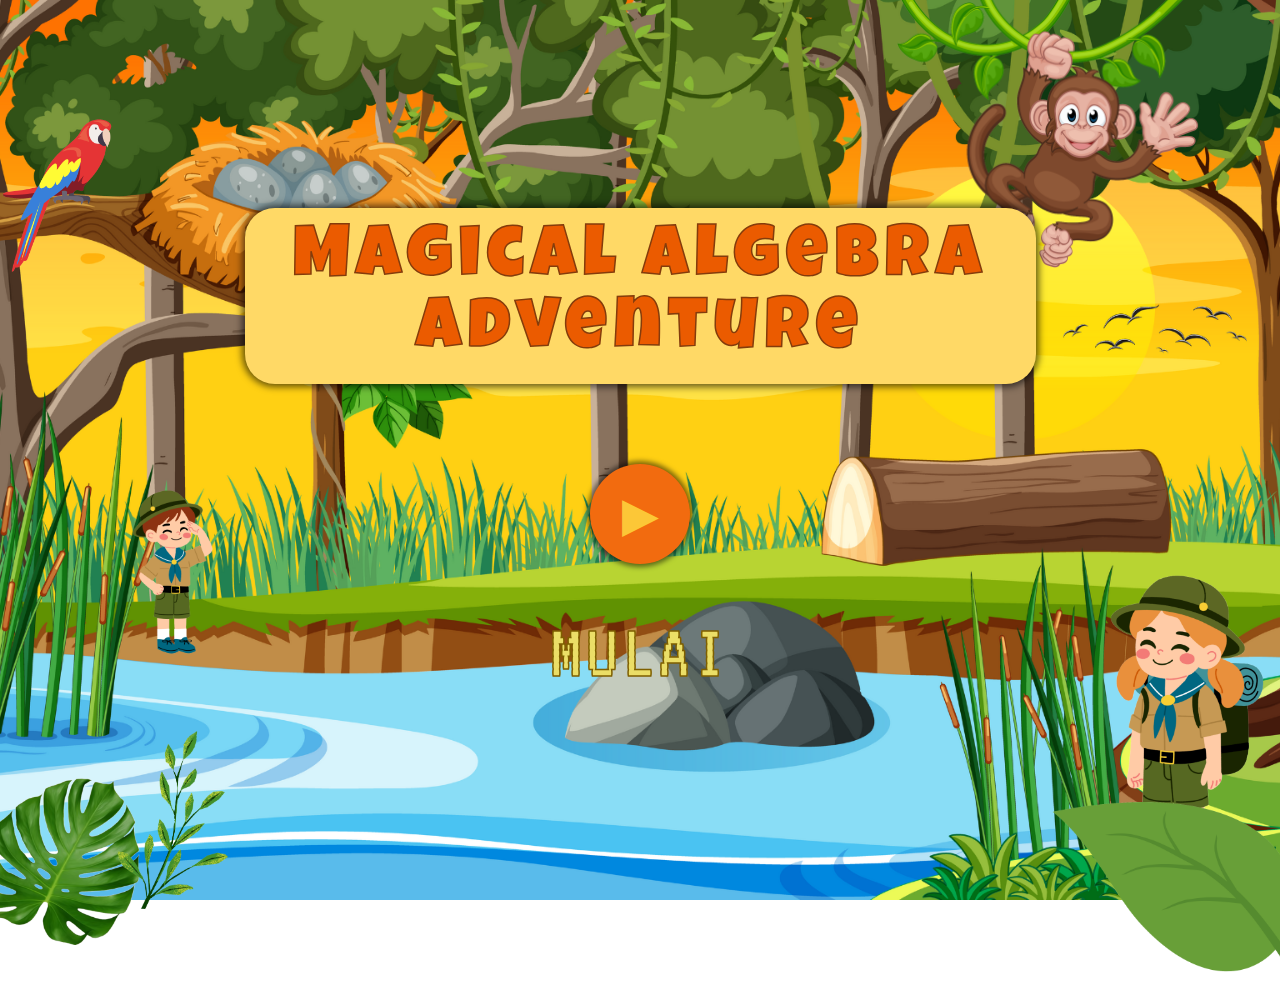
<file: index.html>
<!DOCTYPE html>
<html lang="en">
  <head>
    <meta charset="UTF-8" />
    <meta name="viewport" content="width=device-width, initial-scale=1.0" />
    <link rel="stylesheet" href="css/fontface.css" />
    <link rel="stylesheet" href="css/style.css" as="style" />
    <title>Magical Algebra Adventure</title>
  </head>
  <body>
    <!-------- Main Content -------->

    <div class="content">
      <h1>
        Magical Algebra <br />
        Adventure
      </h1>

      <button onclick="clickButton()" href="#" class="play-button">
        <span class="play-icon">&#9654;</span>
      </button>

      <p>Mulai</p>
    </div>

    <!------- Animation Assets ------->
    <img
      src="assets/hormatKanan.png"
      alt="Laki-Laki Hormat"
      class="boy-main animation-asset"
    />
    <img
      src="assets/3.png"
      alt="Perempuan Ransel"
      class="girl-main animation-asset"
    />
    <img src="assets/beo.png" alt="Burung Beo" class="parrot animation-asset" />
    <img
      src="assets/monyet2.png"
      alt="Monyet"
      class="monyet2 animation-asset"
    />
    <img src="assets/daun-1.png" alt="Daun" class="daun1 animation-asset" />
    <img src="assets/daun-3.png" alt="Daun" class="daun3 animation-asset" />
    <img src="assets/daun5.png" alt="Daun" class="daun5 animation-asset" />

    <!------- Audio ------->

    <audio id="btnSound">
      <source src="audio/506053__mellau__button-click-2.wav" type="audio/mp3" />
    </audio>

    <audio id="bgMusic" autoplay loop>
      <source
        src="audio/Title Theme - Cooking Mama Soundtrack.mp3"
        type="audio/mp3"
      />
      Your browser does not support the audio element.
    </audio>

    <!------- JavaScript ------->

    <script>
      function clickButton() {
        var audio = document.getElementById("btnSound");
        audio.play();

        setTimeout(function () {
          window.location.href = "map.html";
        }, 1000);
      }

      // document.addEventListener("keydown", function (event) {
      //   if (event.code === "Space") {
      //     let bgMusic = new Audio(
      //       "audio/Title Theme - Cooking Mama Soundtrack.mp3"
      //     );
      //     bgMusic.play();
      //   }
      // });
    </script>
  </body>
</html>
</file>
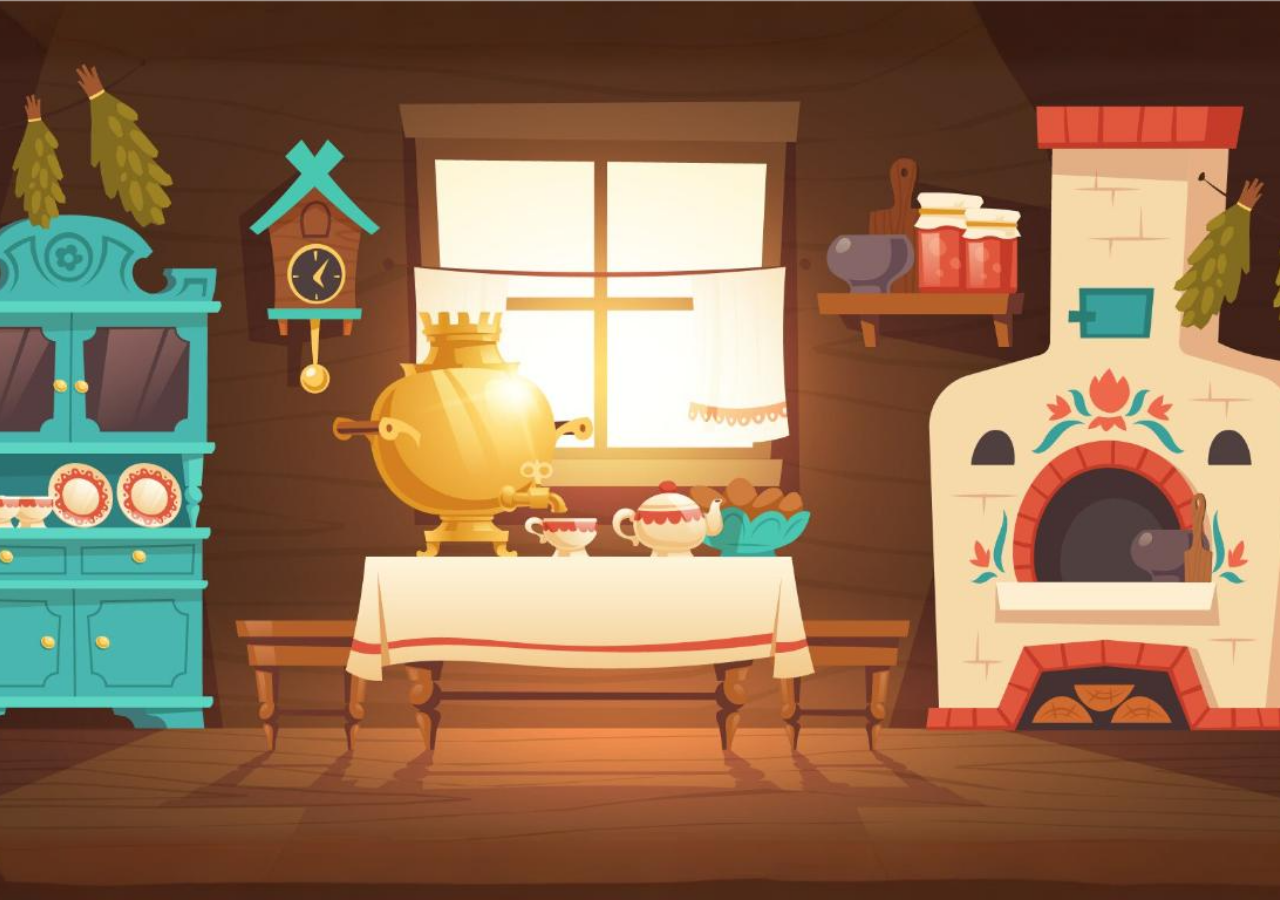
<file: end.html>
<!DOCTYPE html>
<html lang="en">
  <head>
    <meta charset="UTF-8" />
    <meta name="viewport" content="width=device-width, initial-scale=1.0" />
    <link rel="stylesheet" href="css/fontface.css" />
    <link rel="stylesheet" href="css/end.css" />
    <title>Magical Algebra Adventure</title>
  </head>
  <body>
    <div class="container">
      <p>Horee!! Selamat kamu berhasil menyelesaikan game ini&#9786;</p>
      <button onclick="clickButton()" class="keluar">Keluar</button>
    </div>

    <img src="assets/7.png" alt="Boy" class="boy" />
    <img src="assets/3.png" alt="Girl" class="girl" />

    <audio id="bgMusic" autoplay loop>
      <source
        src="audio/Result - Cooking Mama Soundtrack.mp3"
        type="audio/mp3"
      />
      Your browser does not support the audio element.
    </audio>

    <!-- <script src="javascript/end.js"></script> -->
    <script>
      function clickButton() {
        let btnSound = new Audio("audio/506053__mellau__button-click-2.wav");
        btnSound.play();

        setTimeout(function () {
          window.location.href = "index.html";
        }, 1000);
      }
    </script>
  </body>
</html>
</file>
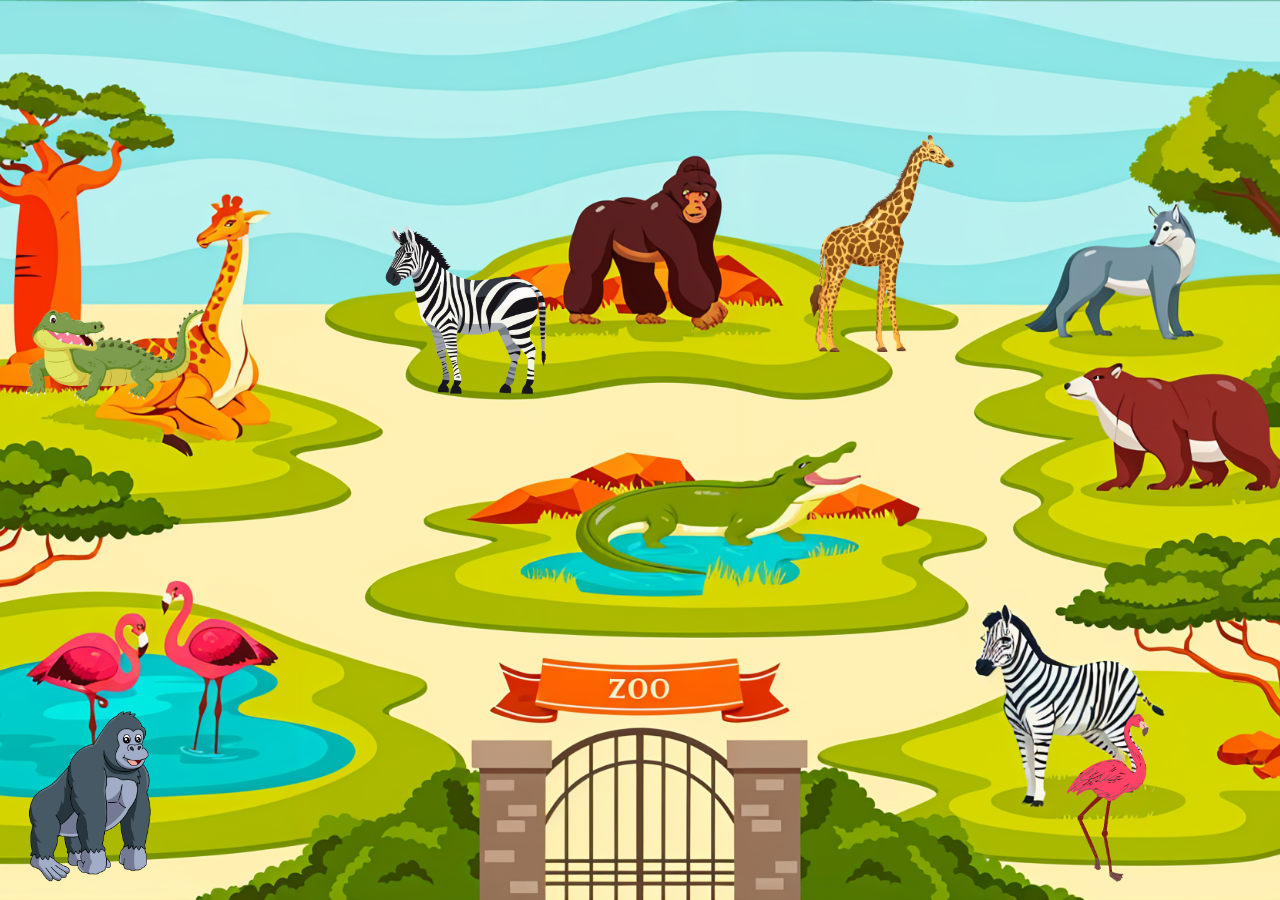
<file: hewan.html>
<!DOCTYPE html>
<html lang="en">
  <head>
    <meta charset="UTF-8" />
    <meta name="viewport" content="width=device-width, initial-scale=1.0" />
    <link rel="stylesheet" href="css/fontface.css" />
    <link rel="stylesheet" href="css/hewan.css" />
    <title>Magical Algebra Adventure</title>
  </head>
  <body>
    <!-------- Main Content -------->

    <div class="petunjuk">
      <img src="assets/3.png" alt="Perempuan" class="girlBiasa" />
      <div class="speech-rectangle">
        Kelompokkan hewan-hewan ke tempat yang sesuai
      </div>
    </div>

    <!-------- Assets -------->

    <img src="assets/jerapah.png" alt="Jerapah" id="jerapah" />
    <img src="assets/gorilla.png" alt="Gorilla" id="gorilla" />
    <img src="assets/zebra.png" alt="Zebra" id="zebra" />
    <img src="assets/buaya.png" alt="Buaya" id="buaya" />
    <img src="assets/flamingo.png" alt="Flamingo" id="flamingo" />

    <button onclick="clickButtonHewan()" class="next">Lanjut</button>

    <!-------- Audio -------->

    <audio id="bgMusic" autoplay loop>
      <source
        src="audio/Let's cook 2 - Cooking Mama Soundtrack.mp3"
        type="audio/mp3"
      />
    </audio>

    <!-- <script src="javascript/hewan.js"></script> -->
    <script src="javascript/dragHewan.js"></script>
    <script>
      function clickButtonHewan() {
        let btnSound = new Audio("audio/506053__mellau__button-click-2.wav");
        let clapSound = new Audio(
          "audio/Children Yay Sound Effect (HD) (mp3cut.net).mp3"
        );
        btnSound.play();
        clapSound.play();

        setTimeout(function () {
          window.location.href = "map3.html";
        }, 1000);
      }
    </script>
  </body>
</html>
</file>
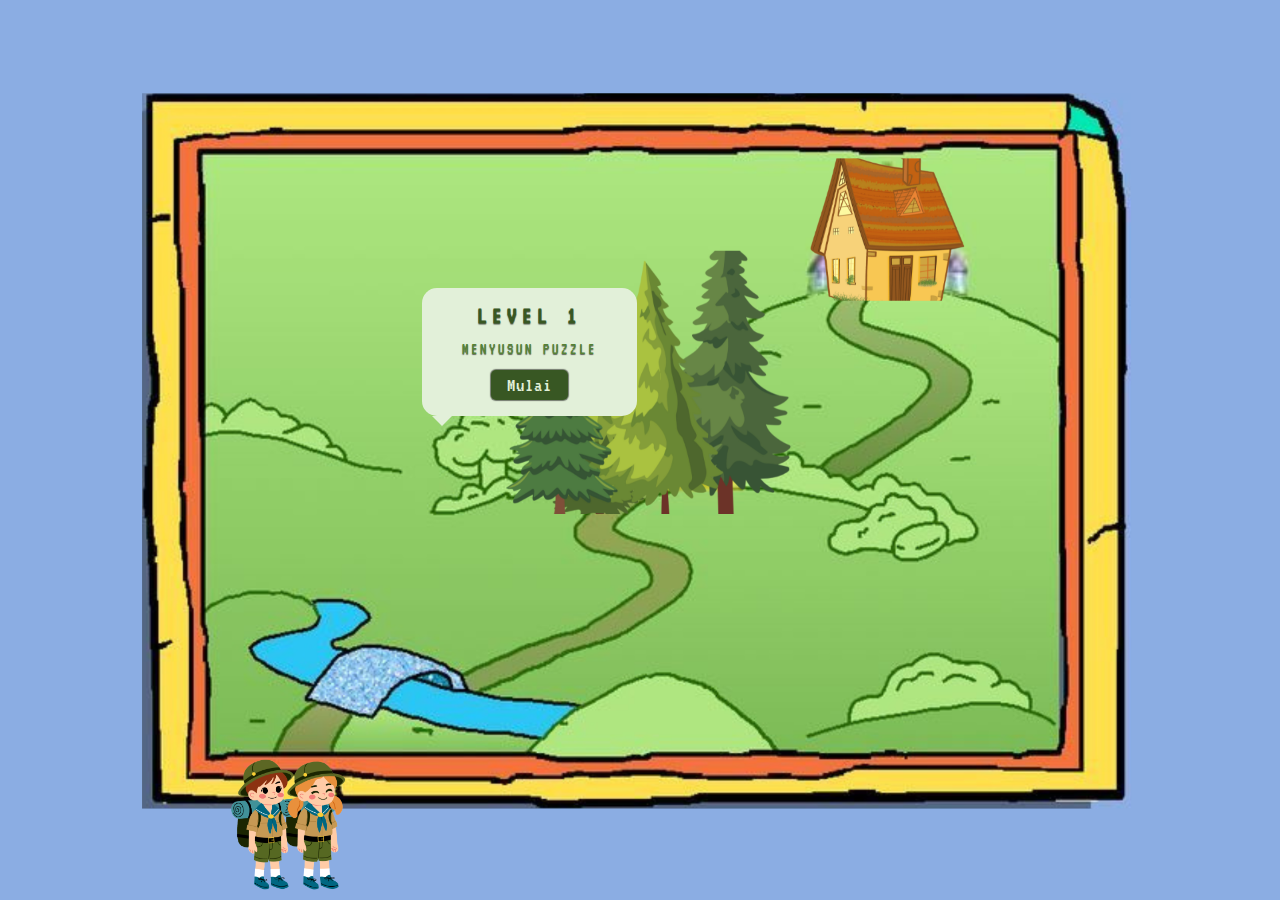
<file: map.html>
<!DOCTYPE html>
<html lang="en">
  <head>
    <meta charset="UTF-8" />
    <meta name="viewport" content="width=device-width, initial-scale=1.0" />
    <link rel="stylesheet" href="css/fontface.css" />
    <link rel="stylesheet" href="css/styleMap.css" />
    <title>Magical Algebra Adventure</title>
  </head>
  <body>
    <!-------- Main Content -------->

    <div class="speech-bubble">
      <h3>Level 1</h3>
      <p>Menyusun Puzzle</p>
      <button onclick="clickButton()" class="mulai">Mulai</button>
    </div>

    <div class="boy-girl">
      <img src="assets/7.png" alt="Boy Ransel" class="boy" />
      <img src="assets/6.png" alt="Girl Ransel" class="girl" />
    </div>

    <audio id="bgMusic" autoplay loop>
      <source src="audio/Menu - Cooking Mama Soundtrack.mp3" type="audio/mp3" />
      Your browser does not support the audio element.
    </audio>

    <!------- JavaScript ------->

    <script>
      // document.addEventListener("keydown", function (event) {
      //   if (event.code === "Space") {
      //     // let bgMusic = new Audio("audio/Menu - Cooking Mama Soundtrack.mp3");
      //     // bgMusic.play();
      //     // var boyGirl = document.querySelector(".boy-girl");
      //     // boyGirl.classList.add("animate-boy-girl");
      //   }
      // });

      function clickButton() {
        let btnSound = new Audio("audio/506053__mellau__button-click-2.wav");
        btnSound.play();

        setTimeout(function () {
          window.location.href = "puzzle.html";
        }, 1000);
      }
    </script>
  </body>
</html>
</file>
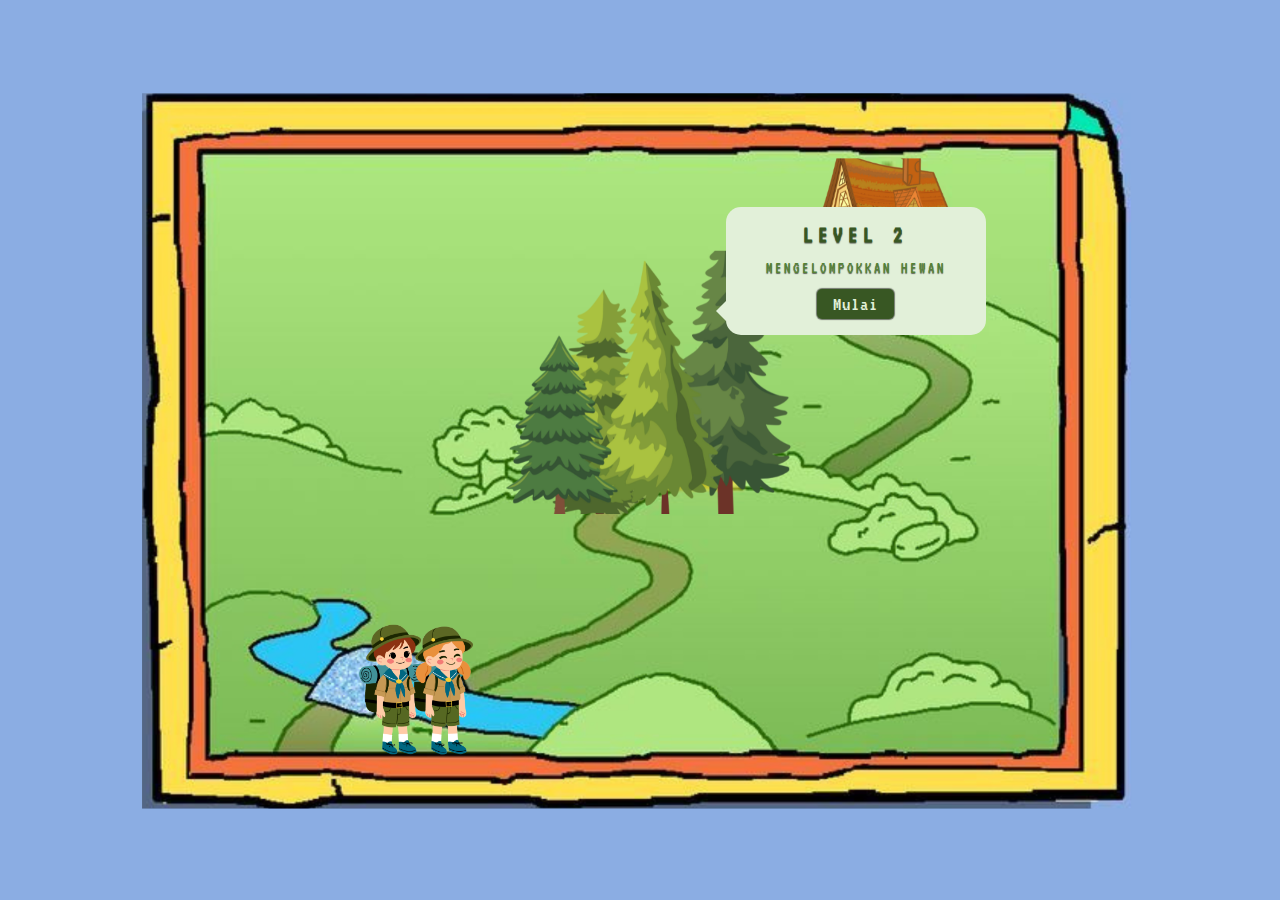
<file: map2.html>
<!DOCTYPE html>
<html lang="en">
  <head>
    <meta charset="UTF-8" />
    <meta name="viewport" content="width=device-width, initial-scale=1.0" />
    <link rel="stylesheet" href="css/fontface.css" />
    <link rel="stylesheet" href="css/styleMap2.css" />
    <title>Magical Algebra Adventure</title>
  </head>
  <body>
    <!-------- Main Content -------->

    <div class="speech-bubble">
      <h3>Level 2</h3>
      <p>Mengelompokkan Hewan</p>
      <button onclick="clickButton()" class="mulai">Mulai</button>
    </div>

    <div class="boy-girl">
      <img src="assets/7.png" alt="Boy Ransel" class="boy" />
      <img src="assets/6.png" alt="Girl Ransel" class="girl" />
    </div>

    <audio id="bgMusic" autoplay loop>
      <source src="audio/Menu - Cooking Mama Soundtrack.mp3" type="audio/mp3" />
      Your browser does not support the audio element.
    </audio>

    <!------- JavaScript ------->

    <script>
      // document.addEventListener("keydown", function (event) {
      //   if (event.code === "Space") {
      //     let bgMusic = new Audio("audio/Menu - Cooking Mama Soundtrack.mp3");
      //     bgMusic.play();

      //     // var boyGirl = document.querySelector(".boy-girl");
      //     // boyGirl.classList.add("animate-boy-girl");
      //   }
      // });

      function clickButton() {
        let btnSound = new Audio("audio/506053__mellau__button-click-2.wav");
        btnSound.play();

        setTimeout(function () {
          window.location.href = "hewan.html";
        }, 1000);
      }
    </script>
  </body>
</html>
</file>
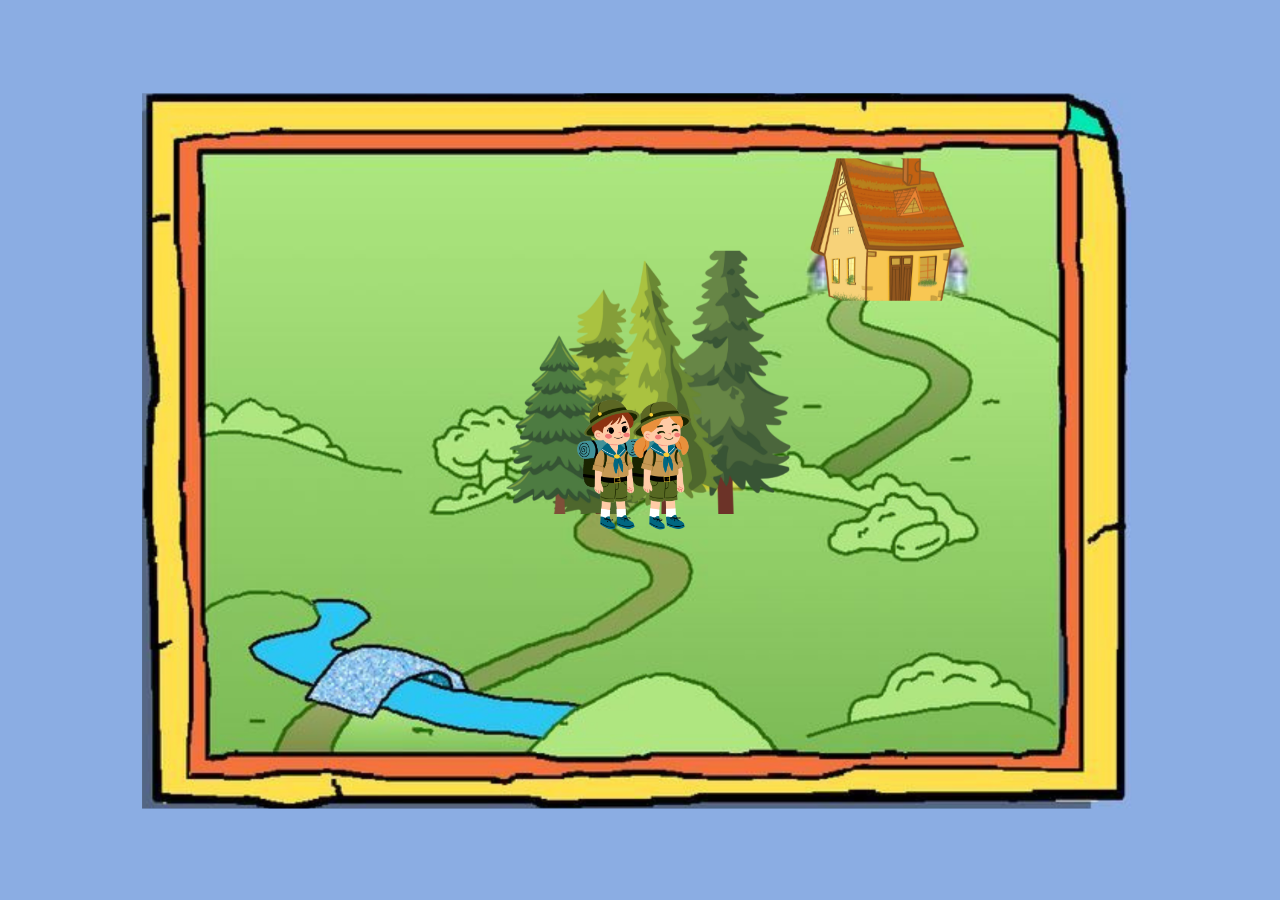
<file: map3.html>
<!DOCTYPE html>
<html lang="en">
  <head>
    <meta charset="UTF-8" />
    <meta name="viewport" content="width=device-width, initial-scale=1.0" />
    <link rel="stylesheet" href="css/fontface.css" />
    <link rel="stylesheet" href="css/styleMap3.css" />
    <title>Magical Algebra Adventure</title>
  </head>
  <body>
    <!-------- Main Content -------->

    <div class="speech-bubble1">
      <p>Horee!! Kamu berhasil sampai rumah</p>
    </div>

    <div class="speech-bubble2">
      <p>Tapi pintunya terkunci &#9785;</p>
    </div>

    <div class="speech-bubble3">
      <p>untuk mendapat kunci kamu harus menyelesaikan kuis</p>
    </div>

    <div class="speech-bubble">
      <p>Apakah kamu siap?</p>
      <button onclick="clickButton()" class="mulai">Mulai</button>
    </div>

    <img src="assets/hormatKanan.png" alt="Laki" class="hormatkanan" />
    <img src="assets/hormatKanan.png" alt="Laki" class="hormatkanan2" />
    <img src="assets/hormatKanan.png" alt="Laki" class="hormatkanan3" />
    <img src="assets/hormatKanan.png" alt="Laki" class="hormatkanan4" />

    <div class="boy-girl">
      <img src="assets/7.png" alt="Boy Ransel" class="boy" />
      <img src="assets/6.png" alt="Girl Ransel" class="girl" />
    </div>

    <audio id="bgMusic" autoplay loop>
      <source src="audio/Menu - Cooking Mama Soundtrack.mp3" type="audio/mp3" />
      Your browser does not support the audio element.
    </audio>

    <!------- JavaScript ------->

    <script>
      // document.addEventListener("keydown", function (event) {
      //   if (event.code === "Space") {
      //     let bgMusic = new Audio("audio/Menu - Cooking Mama Soundtrack.mp3");
      //     bgMusic.play();

      //     var boyGirl = document.querySelector(".boy-girl");
      //     boyGirl.classList.add("animate-boy-girl");
      //   }
      // });

      function clickButton() {
        let btnSound = new Audio("audio/506053__mellau__button-click-2.wav");
        btnSound.play();

        setTimeout(function () {
          window.location.href = "kuis.html";
        }, 1000);
      }
    </script>
  </body>
</html>
</file>
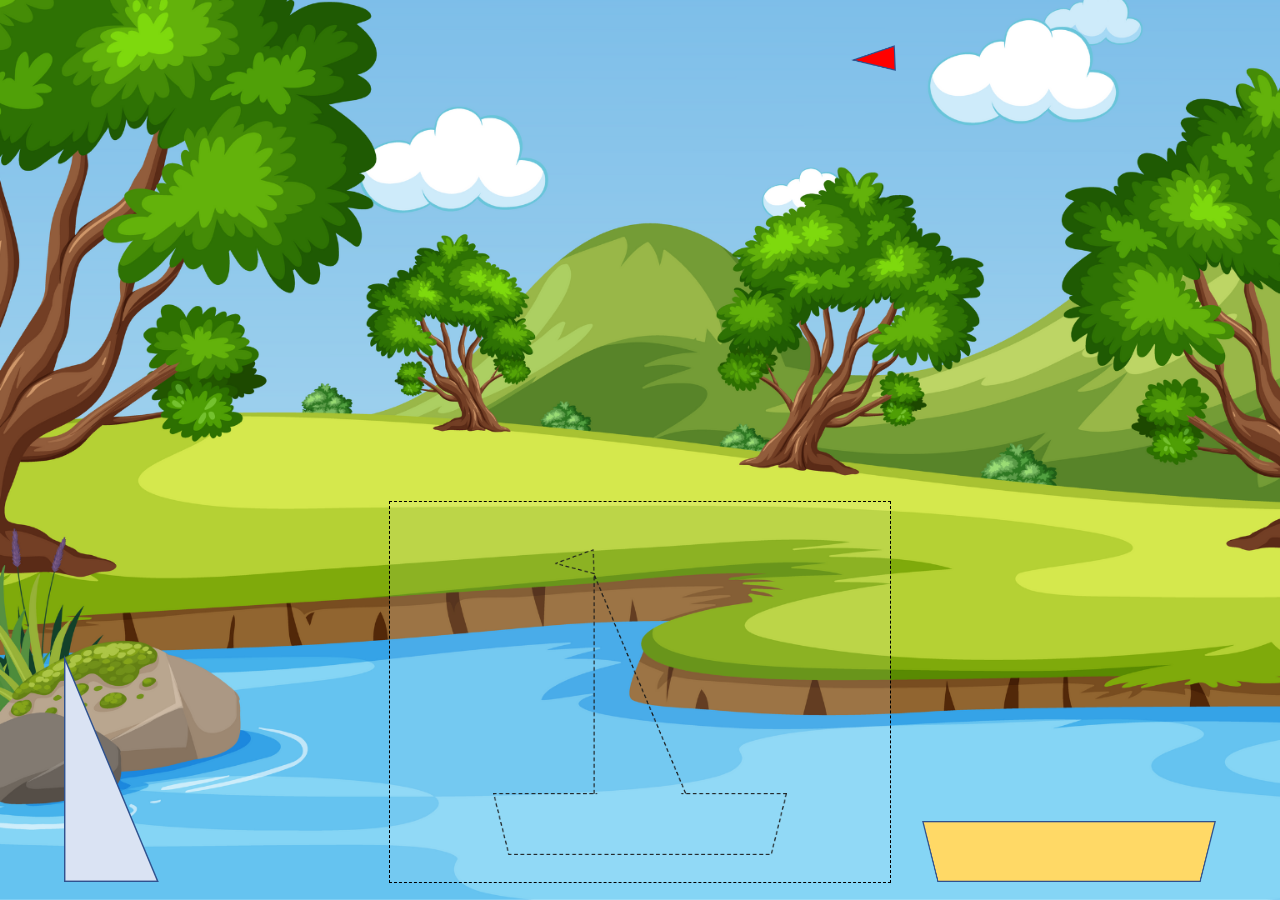
<file: puzzle.html>
<!DOCTYPE html>
<html lang="en">
  <head>
    <meta charset="UTF-8" />
    <meta name="viewport" content="width=device-width, initial-scale=1.0" />
    <link rel="stylesheet" href="css/fontface.css" />
    <link rel="stylesheet" href="css/puzzle.css" />
    <title>Magical Algebra Adventure</title>
  </head>
  <body>
    <!-------- Main Content -------->

    <div class="petunjuk">
      <img src="assets/6.png" alt="Perempuan" class="girlBiasa" />
      <div class="speech-rectangle">
        Susunlah Puzzle ke dalam kotak membentuk perahu
      </div>
    </div>

    <div class="drop-target"></div>

    <img
      src="assets/trapesium.png"
      alt="Trapesium"
      class="trapesium"
      id="trapesium"
    />

    <img
      src="assets/Picture6.png"
      alt="Segitiga Siku"
      class="segitigaSiku"
      id="segitigaSiku"
    />

    <img
      src="assets/segitigakecil.png"
      alt="segitiga Kecil"
      class="segitigaKecil"
      id="segitigaKecil"
    />

    <img src="assets/shadow.png" alt="Bayangan" class="shadow" id="shadow" />

    <button onclick="clickButtonPuzzle()" class="next">Lanjut</button>

    <audio id="bgMusic" autoplay loop>
      <source
        src="audio/Let's cook 1 - Cooking Mama Soundtrack.mp3"
        type="audio/mp3"
      />
    </audio>

    <!-- <script src="javascript/puzzle.js"></script> -->
    <script src="javascript/drag.js"></script>
    <script>
      function clickButtonPuzzle() {
        let btnSound = new Audio("audio/506053__mellau__button-click-2.wav");
        let clapSound = new Audio(
          "audio/Children Yay Sound Effect (HD) (mp3cut.net).mp3"
        );
        btnSound.play();
        clapSound.play();

        setTimeout(function () {
          window.location.href = "map2.html";
        }, 1000);
      }
    </script>
  </body>
</html>
</file>
<file: css/fontface.css>
@font-face {
  font-family: "VT323";
  src: url(../font/VT323-Regular.woff2) format(woff2);
}

@font-face {
  font-family: "Luckiest Guy";
  src: url(../font/luckiestguy.woff2) format(woff2);
}
</file>
<file: css/puzzle.css>
* {
  margin: 0;
  padding: 0;
  box-sizing: border-box;
  text-decoration: none;
}

body {
  font-family: "VT323";
  background-image: url(../assets/9.png);
  background-repeat: no-repeat;
  background-size: cover;
  background-position: center;
  overflow: hidden;
  width: 100vw;
  height: 100vh;
  display: flex;
  justify-content: center;
  align-items: center;
}

.petunjuk .girlBiasa {
  position: absolute;
  left: 2%;
  top: 2%;
  max-width: 9vw;
  height: auto;
  opacity: 0;
  animation: scale-in-center 1s ease both;
}

.petunjuk .speech-rectangle {
  position: absolute;
  left: 8%;
  top: 9%;
  background: #e2f0d9;
  color: #385723;
  padding: 1.5rem;
  border-radius: 15px;
  text-transform: uppercase;
  text-align: center;
  letter-spacing: 5px;
  font-weight: bold;
  width: 300px;
  z-index: -1;
  outline: #385723 2px solid;
  opacity: 0;
  animation: scale-in-center 1s ease both;
}

/* .petunjuk .animate-speech,
.petunjuk .animate-girlBiasa {
  animation: scale-in-center 1s ease both;
} */

.drop-target {
  position: absolute;
  bottom: 2%;
  width: 500px;
  height: 380px;
  background: rgba(255, 255, 255, 0.1);
  outline: black 1px dashed;
}

.trapesium {
  position: absolute;
  right: 5%;
  bottom: 2%;
  max-width: 23vw;
  height: auto;
  cursor: grab;
}

.segitigaSiku {
  position: absolute;
  left: 5%;
  bottom: 2%;
  max-width: 10vw;
  height: auto;
  cursor: grab;
}

.segitigaKecil {
  position: absolute;
  right: 30%;
  top: 5%;
  max-width: 3.5vw;
  height: auto;
  cursor: grab;
}

.shadow {
  position: absolute;
  bottom: 5%;
  max-width: 23vw;
  height: auto;
  cursor: grab;
  z-index: -9;
}

.next {
  position: absolute;
  right: 4%;
  bottom: 4%;
  background: #385723;
  color: #e2f0d9;
  font-family: "VT323";
  font-size: 1rem;
  text-transform: uppercase;
  letter-spacing: 3px;
  padding: 0.7rem 1.5rem;
  border: none;
  border-radius: 10px;
  cursor: pointer;
  box-shadow: 0 0 1px 1px rgba(0, 0, 0, 0.5);
  opacity: 0;
}

.animate-next {
  animation: scale-in-center 0.3s ease both;
}

@keyframes scale-in-center {
  0% {
    transform: scale(0);
    opacity: 1;
  }
  100% {
    transform: scale(1);
    opacity: 1;
  }
}
</file>
<file: css/style.css>
/* ------ CSS Reset ------ */

/* prettier-ignore */
html, body, div, span, applet, object, iframe,
h1, h2, h3, h4, h5, h6, p, blockquote, pre,
a, abbr, acronym, address, big, cite, code,
del, dfn, em, img, ins, kbd, q, s, samp,
small, strike, strong, sub, sup, tt, var,
b, u, i, center,
dl, dt, dd, ol, ul, li,
fieldset, form, label, legend,
table, caption, tbody, tfoot, thead, tr, th, td,
article, aside, canvas, details, embed, 
figure, figcaption, footer, header, hgroup, 
menu, nav, output, ruby, section, summary,
time, mark, video {
	margin: 0;
	padding: 0;
	border: 0;
	font-size: 100%;
	font: inherit;
	vertical-align: baseline;
}

/* prettier-ignore */
article, aside, details, figcaption, figure, 
footer, header, hgroup, menu, nav, section {
	display: block;
}

/* prettier-ignore */
body {
	line-height: 1;
  box-sizing: border-box;
}

/* prettier-ignore */
ol, ul {
	list-style: none;
}

/* prettier-ignore */
blockquote, q {
	quotes: none;
}

/* prettier-ignore */
blockquote:before, blockquote:after,
q:before, q:after {
	content: '';
	content: none;
}

table {
  border-collapse: collapse;
  border-spacing: 0;
}

/* ------ Main Screen ------ */

body {
  font-family: "VT323";
  background-image: url(../assets/12.png);
  background-repeat: no-repeat;
  background-size: cover;
  display: flex;
  flex-direction: column;
  justify-content: center;
  align-items: center;
  overflow: hidden;
  width: 100vw;
  height: 100vh;
}

.content {
  display: flex;
  flex-direction: column;
  justify-content: center;
  align-items: center;
}

.content h1 {
  font-family: "Luckiest Guy";
  font-size: 4.5rem;
  text-align: center;
  letter-spacing: 7px;
  -webkit-text-stroke: 1.5px #843c0c;
  -webkit-text-fill-color: #eb5b00;
  background-color: #ffd966;
  padding: 1rem 3rem;
  border-radius: 30px;
  box-shadow: 0 0 7px 3px rgba(0, 0, 0, 0.6);
  animation: scale-up-center 900ms linear infinite alternate both;
}

.content .play-button {
  background-color: #f26b0f;
  border: none;
  border-radius: 50%;
  margin-top: 5rem;
  cursor: pointer;
  width: 100px;
  height: 100px;
  box-shadow: 0 0 5px 3px rgba(0, 0, 0, 0.5);
  transition: 300ms;
}

.content .play-button:hover {
  transform: scale(1.15);
  transition: 300ms;
}

.content .play-button .play-icon {
  color: #fcc737;
  font-size: 3rem;
  text-align: center;
}

.content p {
  font-size: 5rem;
  text-transform: uppercase;
  -webkit-text-stroke: 1.5px #7f6000;
  -webkit-text-fill-color: #ebde67;
  letter-spacing: 4px;
  margin-top: 3rem;
  animation: scale-up-center-text 900ms linear infinite alternate both;
}

.animation-asset {
  position: absolute;
}

.boy-main {
  left: 10%;
  top: 53%;
  max-width: 7.5vw;
  height: auto;
  animation: translate-boy-girl 0.45s linear infinite alternate both;
}

.girl-main {
  right: 0;
  bottom: 0;
  max-width: 14vw;
  height: auto;
  animation: translate-boy-girl 0.45s linear 0.1s infinite alternate both;
}

.parrot {
  max-width: 9vw;
  height: auto;
  left: 0;
  top: 13%;
}

.monyet2 {
  max-width: 24vw;
  height: auto;
  right: 6%;
  top: 0;
  z-index: -1;
  animation: translate-monyet 1s linear infinite alternate both;
}

.daun1 {
  max-width: 20vw;
  height: auto;
  right: -2%;
  bottom: -10%;
  animation: rotate-daun 0.5s linear infinite alternate;
}

.daun3 {
  max-width: 13vw;
  height: auto;
  left: -2%;
  bottom: -5%;
  animation: rotate-daun 0.9s linear 0.1s infinite alternate-reverse;
}

.daun5 {
  max-width: 9vw;
  height: auto;
  left: 9%;
  bottom: -1%;
  animation: scale-up-daun 0.8s linear infinite alternate both;
}

/* ------ Animation ------ */
@keyframes scale-up-center {
  0% {
    transform: scale(1);
  }
  100% {
    transform: scale(1.06);
  }
}

@keyframes scale-up-daun {
  0% {
    transform: scale(1);
  }
  100% {
    transform: scale(1.1);
  }
}

@keyframes scale-up-center-text {
  0% {
    transform: scale(1);
    -webkit-text-fill-color: #ebde67;
  }
  100% {
    transform: scale(1.09);
    -webkit-text-fill-color: whitesmoke;
  }
}

@keyframes translate-boy-girl {
  0% {
    transform: translateY(0px);
  }
  100% {
    transform: translateY(-13px);
  }
}

@keyframes translate-monyet {
  0% {
    transform: translateY(0px);
  }
  100% {
    transform: translateY(-20px);
  }
}

@keyframes rotate-daun {
  0% {
    transform: rotate(0);
  }
  100% {
    transform: rotate(-10deg);
  }
}
</file>
<file: css/end.css>
/* CSS Reset */
* {
  margin: 0;
  padding: 0;
  box-sizing: border-box;
}

ul,
ol {
  list-style: none;
}

a {
  text-decoration: none;
  color: inherit;
}

button {
  background: none;
  border: none;
  cursor: pointer;
}

table {
  border-collapse: collapse;
  border-spacing: 0;
}

body {
  font-family: "VT323";
  background-image: url(../assets/freepik__expand__83408.png);
  background-repeat: no-repeat;
  background-size: cover;
  background-position: center;
  overflow: hidden;
  display: flex;
  flex-direction: column;
  justify-content: center;
  align-items: center;
  width: 100vw;
  height: 100vh;
}

.container {
  width: 600px;
  background-color: #e2f0d9;
  border-radius: 20px;
  padding: 1.5rem 2rem;
  outline: #385723 1px solid;
  box-shadow: 0 0 2px 2px rgba(0, 0, 0, 0.5);
  display: flex;
  flex-direction: column;
  justify-content: center;
  align-items: center;
  opacity: 0;
  animation: scale-up-center 1s ease forwards,
    scale-up 0.7s ease 0.5s infinite alternate both;
}

.container p {
  color: #385723;
  font-size: 2.5rem;
  font-weight: bold;
  text-transform: uppercase;
  text-align: center;
  letter-spacing: 5px;
}

.container .keluar {
  margin-top: 3rem;
  background: #385723;
  color: #e2f0d9;
  font-family: "VT323";
  font-size: 1.5rem;
  text-transform: uppercase;
  letter-spacing: 3px;
  padding: 0.8rem 1.6rem;
  border: none;
  border-radius: 8px;
  cursor: pointer;
  box-shadow: 0 0 1px 1px rgba(0, 0, 0, 0.3);
  transition: 200ms;
}

.container .keluar:hover {
  background: #e2f0d9;
  color: #385723;
  transition: 200ms;
}

.boy {
  position: absolute;
  left: 18%;
  top: 19%;
  max-width: 14vw;
  height: auto;
  opacity: 0;
  animation: scale-up-center 1s ease forwards,
    translate-boy-girl 0.5s ease 1s infinite alternate both;
}

.girl {
  position: absolute;
  right: 16%;
  top: 19%;
  max-width: 14vw;
  height: auto;
  opacity: 0;
  animation: scale-up-center 1s ease forwards,
    translate-boy-girl 0.5s ease 0.8s infinite alternate both;
}

/* .animate-container {
  animation: scale-up-center 1s ease forwards,
    scale-up 0.7s ease 0.5s infinite alternate both;
}

.animate-boy {
  animation: scale-up-center 1s ease forwards,
    translate-boy-girl 0.5s ease 1s infinite alternate both;
}

.animate-girl {
  animation: scale-up-center 1s ease forwards,
    translate-boy-girl 0.5s ease 0.8s infinite alternate both;
} */

@keyframes translate-boy-girl {
  0% {
    transform: translateY(0px);
  }
  100% {
    transform: translateY(-13px);
  }
}

@keyframes scale-up-center {
  0% {
    transform: scale(1);
    opacity: 0;
  }
  100% {
    transform: scale(1.06);
    opacity: 1;
  }
}

@keyframes scale-up {
  0% {
    transform: scale(1);
  }
  100% {
    transform: scale(1.06);
  }
}
</file>
<file: css/hewan.css>
/* CSS Reset */
* {
  margin: 0;
  padding: 0;
  box-sizing: border-box;
}

ul,
ol {
  list-style: none;
}

a {
  text-decoration: none;
  color: inherit;
}

button {
  background: none;
  border: none;
  cursor: pointer;
}

table {
  border-collapse: collapse;
  border-spacing: 0;
}

body {
  font-family: "VT323";
  background-image: url(../assets/freepik__enhance__35895.png);
  background-repeat: no-repeat;
  background-size: cover;
  background-position: center;
  overflow: hidden;
  width: 100vw;
  height: 100vh;
}

.petunjuk .girlBiasa {
  position: absolute;
  right: 2%;
  top: 2%;
  max-width: 9vw;
  height: auto;
  opacity: 0;
  animation: scale-in-center 1s ease both;
}

.petunjuk .speech-rectangle {
  position: absolute;
  right: 8%;
  top: 9%;
  background: #e2f0d9;
  color: #385723;
  padding: 1.5rem;
  border-radius: 15px;
  text-transform: uppercase;
  text-align: center;
  letter-spacing: 5px;
  font-weight: bold;
  width: 300px;
  z-index: -1;
  outline: #385723 2px solid;
  opacity: 0;
  animation: scale-in-center 1s ease both;
}

/* .petunjuk .animate-speech,
.petunjuk .animate-girlBiasa {
  animation: scale-in-center 1s ease both;
} */

#jerapah {
  position: absolute;
  right: 25%;
  top: 15%;
  max-width: 12vw;
  height: auto;
  cursor: grab;
}

#gorilla {
  position: absolute;
  left: 2%;
  bottom: 2%;
  max-width: 10vw;
  height: auto;
  cursor: grab;
}

#zebra {
  position: absolute;
  left: 30%;
  top: 25%;
  max-width: 13vw;
  height: auto;
  cursor: grab;
}

#buaya {
  position: absolute;
  left: 2%;
  top: 34%;
  max-width: 14vw;
  height: auto;
  cursor: grab;
}

#flamingo {
  position: absolute;
  right: 10%;
  bottom: 2%;
  max-width: 7vw;
  height: auto;
  cursor: grab;
}

.next {
  position: absolute;
  right: 4%;
  bottom: 4%;
  background: #385723;
  color: #e2f0d9;
  font-family: "VT323";
  font-size: 1rem;
  text-transform: uppercase;
  letter-spacing: 3px;
  padding: 0.7rem 1.5rem;
  border: none;
  border-radius: 10px;
  cursor: pointer;
  box-shadow: 0 0 1px 1px rgba(0, 0, 0, 0.5);
  opacity: 0;
  animation: scale-in-center 0.3s ease 10s both;
  z-index: 99;
}

.animate-next {
  animation: scale-in-center 0.3s ease both;
}

@keyframes scale-in-center {
  0% {
    transform: scale(0);
    opacity: 1;
  }
  100% {
    transform: scale(1);
    opacity: 1;
  }
}
</file>
<file: css/styleMap.css>
/* ------ CSS Reset ------ */

/* prettier-ignore */
html, body, div, span, applet, object, iframe,
h1, h2, h3, h4, h5, h6, p, blockquote, pre,
a, abbr, acronym, address, big, cite, code,
del, dfn, em, img, ins, kbd, q, s, samp,
small, strike, strong, sub, sup, tt, var,
b, u, i, center,
dl, dt, dd, ol, ul, li,
fieldset, form, label, legend,
table, caption, tbody, tfoot, thead, tr, th, td,
article, aside, canvas, details, embed, 
figure, figcaption, footer, header, hgroup, 
menu, nav, output, ruby, section, summary,
time, mark, video {
	margin: 0;
	padding: 0;
	border: 0;
	font-size: 100%;
	font: inherit;
	vertical-align: baseline;
}

/* prettier-ignore */
article, aside, details, figcaption, figure, 
footer, header, hgroup, menu, nav, section {
	display: block;
}

/* prettier-ignore */
body {
	line-height: 1;
  box-sizing: border-box;
}

/* prettier-ignore */
ol, ul {
	list-style: none;
}

/* prettier-ignore */
blockquote, q {
	quotes: none;
}

/* prettier-ignore */
blockquote:before, blockquote:after,
q:before, q:after {
	content: '';
	content: none;
}

table {
  border-collapse: collapse;
  border-spacing: 0;
}

/* ------ Main Screen ------ */

body {
  font-family: "VT323";
  background-image: url(../assets/peta.png);
  background-repeat: no-repeat;
  background-size: contain;
  background-position: center center;
  background-color: #8bade3;
  overflow: hidden;
  width: 100vw;
  height: 100vh;
}

.speech-bubble {
  position: absolute;
  left: 33%;
  top: 32%;
  background: #e2f0d9;
  border-radius: 15px;
  padding: 1rem;
  display: flex;
  flex-direction: column;
  justify-content: center;
  align-items: center;
  animation: scale-in-center 0.7s ease 3s both;
}

.speech-bubble::after {
  content: "";
  position: absolute;
  bottom: -10px;
  left: 10px;
  width: 0;
  height: 0;
  border: 10px solid transparent;
  border-top-color: #e2f0d9;
  border-bottom: 0;
  margin-left: 0;
  margin-bottom: 0;
}

.speech-bubble h3 {
  font-size: 1.5rem;
  font-weight: bold;
  text-transform: uppercase;
  text-align: center;
  letter-spacing: 5px;
  color: #385723;
  text-shadow: 0 1px 1px rgba(0, 0, 0, 0.6);
}

.speech-bubble p {
  font-size: 1rem;
  text-align: center;
  text-transform: uppercase;
  letter-spacing: 3px;
  margin: 0.8rem 1.5rem;
  color: #548235;
  text-shadow: 0 1px 1px rgba(0, 0, 0, 0.6);
}

.speech-bubble .mulai {
  background-color: #385723;
  color: #e2f0d9;
  font-family: "VT323";
  font-size: 1.3rem;
  letter-spacing: 1px;
  padding: 0.3rem 1rem;
  border: none;
  border-radius: 5px;
  cursor: pointer;
  box-shadow: 0 0 1px 1px rgba(0, 0, 0, 0.5);
  transition: 200ms;
}

.speech-bubble .mulai:hover {
  background-color: #e2f0d9;
  color: #385723;
}

.boy-girl {
  position: absolute;
  left: 18%;
  bottom: 0;
  left: 18%;
  bottom: 0;
  animation: move 2s ease-in-out forwards;
}

/* .animate-boy-girl {
  left: 18%;
  bottom: 0;
  animation: move 2s ease-in-out 1s forwards;
} */

.boy-girl .boy {
  position: absolute;
  left: 0;
  bottom: 0;
  max-width: 6vw;
  height: auto;
  z-index: 2;
}

.boy-girl .girl {
  position: absolute;
  left: 48px;
  bottom: 0;
  max-width: 6vw;
  height: auto;
}

/* ------ Animation ------ */

@keyframes scale-in-center {
  0% {
    transform: scale(0);
    opacity: 1;
  }
  100% {
    transform: scale(1);
    opacity: 1;
  }
}

@keyframes move {
  0% {
    left: 18%;
    bottom: 0;
  }
  100% {
    left: 28%;
    bottom: 15%;
  }
}
</file>
<file: css/styleMap2.css>
/* ------ CSS Reset ------ */

/* prettier-ignore */
html, body, div, span, applet, object, iframe,
h1, h2, h3, h4, h5, h6, p, blockquote, pre,
a, abbr, acronym, address, big, cite, code,
del, dfn, em, img, ins, kbd, q, s, samp,
small, strike, strong, sub, sup, tt, var,
b, u, i, center,
dl, dt, dd, ol, ul, li,
fieldset, form, label, legend,
table, caption, tbody, tfoot, thead, tr, th, td,
article, aside, canvas, details, embed, 
figure, figcaption, footer, header, hgroup, 
menu, nav, output, ruby, section, summary,
time, mark, video {
	margin: 0;
	padding: 0;
	border: 0;
	font-size: 100%;
	font: inherit;
	vertical-align: baseline;
}

/* prettier-ignore */
article, aside, details, figcaption, figure, 
footer, header, hgroup, menu, nav, section {
	display: block;
}

/* prettier-ignore */
body {
	line-height: 1;
  box-sizing: border-box;
}

/* prettier-ignore */
ol, ul {
	list-style: none;
}

/* prettier-ignore */
blockquote, q {
	quotes: none;
}

/* prettier-ignore */
blockquote:before, blockquote:after,
q:before, q:after {
	content: '';
	content: none;
}

table {
  border-collapse: collapse;
  border-spacing: 0;
}

/* ------ Main Screen ------ */

body {
  font-family: "VT323";
  background-image: url(../assets/peta.png);
  background-repeat: no-repeat;
  background-size: contain;
  background-position: center center;
  background-color: #8bade3;
  overflow: hidden;
  width: 100vw;
  height: 100vh;
}

.speech-bubble {
  position: absolute;
  right: 23%;
  top: 23%;
  background: #e2f0d9;
  border-radius: 15px;
  padding: 1rem;
  display: flex;
  flex-direction: column;
  justify-content: center;
  align-items: center;
  animation: scale-in-center 0.7s ease 3s both;
}

.speech-bubble::after {
  content: "";
  position: absolute;
  top: 50%;
  left: -10px;
  transform: translateY(150%);
  width: 0;
  height: 0;
  border: 10px solid transparent;
  border-right-color: #e2f0d9;
  border-left: 0;
}

.speech-bubble h3 {
  font-size: 1.5rem;
  font-weight: bold;
  text-transform: uppercase;
  text-align: center;
  letter-spacing: 5px;
  color: #385723;
  text-shadow: 0 1px 1px rgba(0, 0, 0, 0.6);
}

.speech-bubble p {
  font-size: 1rem;
  text-align: center;
  text-transform: uppercase;
  letter-spacing: 3px;
  margin: 0.8rem 1.5rem;
  color: #548235;
  text-shadow: 0 1px 1px rgba(0, 0, 0, 0.6);
}

.speech-bubble .mulai {
  background-color: #385723;
  color: #e2f0d9;
  font-family: "VT323";
  font-size: 1.3rem;
  letter-spacing: 1px;
  padding: 0.3rem 1rem;
  border: none;
  border-radius: 5px;
  cursor: pointer;
  box-shadow: 0 0 1px 1px rgba(0, 0, 0, 0.5);
  transition: 200ms;
}

.speech-bubble .mulai:hover {
  background-color: #e2f0d9;
  color: #385723;
}

.boy-girl {
  position: absolute;
  left: 28%;
  bottom: 15%;
  animation: move 3.5s ease-in-out forwards;
}

/* .animate-boy-girl {
  animation: move 3.5s ease-in-out forwards;
} */

.boy-girl .boy {
  position: absolute;
  left: 0;
  bottom: 0;
  max-width: 6vw;
  height: auto;
  z-index: 2;
}

.boy-girl .girl {
  position: absolute;
  left: 48px;
  bottom: 0;
  max-width: 6vw;
  height: auto;
}

/* ------ Animation ------ */

@keyframes scale-in-center {
  0% {
    transform: scale(0);
    opacity: 1;
  }
  100% {
    transform: scale(1);
    opacity: 1;
  }
}

@keyframes move {
  0% {
    left: 28%;
    bottom: 15%;
  }
  40% {
    left: 48%;
    bottom: 26%;
  }
  50% {
    left: 48%;
    bottom: 30%;
  }
  75% {
    left: 41%;
    bottom: 34%;
  }
  100% {
    left: 45%;
    bottom: 40%;
  }
}
</file>
<file: css/styleMap3.css>
/* ------ CSS Reset ------ */

/* prettier-ignore */
html, body, div, span, applet, object, iframe,
h1, h2, h3, h4, h5, h6, p, blockquote, pre,
a, abbr, acronym, address, big, cite, code,
del, dfn, em, img, ins, kbd, q, s, samp,
small, strike, strong, sub, sup, tt, var,
b, u, i, center,
dl, dt, dd, ol, ul, li,
fieldset, form, label, legend,
table, caption, tbody, tfoot, thead, tr, th, td,
article, aside, canvas, details, embed, 
figure, figcaption, footer, header, hgroup, 
menu, nav, output, ruby, section, summary,
time, mark, video {
	margin: 0;
	padding: 0;
	border: 0;
	font-size: 100%;
	font: inherit;
	vertical-align: baseline;
}

/* prettier-ignore */
article, aside, details, figcaption, figure, 
footer, header, hgroup, menu, nav, section {
	display: block;
}

/* prettier-ignore */
body {
	line-height: 1;
  box-sizing: border-box;
}

/* prettier-ignore */
ol, ul {
	list-style: none;
}

/* prettier-ignore */
blockquote, q {
	quotes: none;
}

/* prettier-ignore */
blockquote:before, blockquote:after,
q:before, q:after {
	content: '';
	content: none;
}

table {
  border-collapse: collapse;
  border-spacing: 0;
}

/* ------ Main Screen ------ */

body {
  font-family: "VT323";
  background-image: url(../assets/peta.png);
  background-repeat: no-repeat;
  background-size: contain;
  background-position: center center;
  background-color: #8bade3;
  overflow: hidden;
  width: 100vw;
  height: 100vh;
}

.hormatkanan,
.hormatkanan2,
.hormatkanan3,
.hormatkanan4 {
  position: absolute;
  left: 35%;
  top: 10%;
  max-width: 7vw;
  height: auto;
  opacity: 0;
}

.hormatkanan {
  animation: scale-in-center 1s ease 5s forwards,
    scale-out-center 1s ease 8s forwards;
}

.hormatkanan2 {
  animation: scale-in-center 1s ease 9s forwards,
    scale-out-center 1s ease 11s forwards;
}

.hormatkanan3 {
  animation: scale-in-center 1s ease 12s forwards,
    scale-out-center 1s ease 14s forwards;
}

.hormatkanan4 {
  animation: scale-in-center 1s ease 15s forwards;
}

.speech-bubble1,
.speech-bubble2,
.speech-bubble3,
.speech-bubble {
  position: absolute;
  left: 39%;
  top: 15%;
  width: 175px;
  background: #e2f0d9;
  border-radius: 15px;
  padding: 1rem;
  display: flex;
  flex-direction: column;
  justify-content: center;
  align-items: center;
  opacity: 0;
}

.speech-bubble1 {
  animation: scale-in-center 1s ease 5s forwards,
    scale-out-center 1s ease 8s forwards;
}

.speech-bubble2 {
  animation: scale-in-center 1s ease 9s forwards,
    scale-out-center 1s ease 11s forwards;
}

.speech-bubble3 {
  animation: scale-in-center 1s ease 12s forwards,
    scale-out-center 1s ease 14s forwards;
}

.speech-bubble {
  animation: scale-in-center 1s ease 15s forwards;
}

.speech-bubble h3 {
  font-size: 1.5rem;
  font-weight: bold;
  text-transform: uppercase;
  text-align: center;
  letter-spacing: 5px;
  color: #385723;
  text-shadow: 0 1px 1px rgba(0, 0, 0, 0.6);
}

.speech-bubble p,
.speech-bubble1 p,
.speech-bubble2 p,
.speech-bubble3 p {
  font-size: 1rem;
  text-align: center;
  text-transform: uppercase;
  letter-spacing: 3px;
  margin: 0.8rem 1.5rem;
  color: #548235;
  text-shadow: 0 1px 1px rgba(0, 0, 0, 0.6);
}

.speech-bubble .mulai {
  background-color: #385723;
  color: #e2f0d9;
  font-family: "VT323";
  font-size: 1.5rem;
  letter-spacing: 1px;
  padding: 0.3rem 1rem;
  border: none;
  border-radius: 5px;
  cursor: pointer;
  box-shadow: 0 0 1px 1px rgba(0, 0, 0, 0.5);
  transition: 200ms;
}

.speech-bubble .mulai:hover {
  background-color: #e2f0d9;
  color: #385723;
}

.boy-girl {
  position: absolute;
  left: 45%;
  bottom: 40%;
  animation: move 4s ease-in-out forwards;
}

/* .animate-boy-girl {
  animation: move 4s ease-in-out forwards;
} */

.boy-girl .boy {
  position: absolute;
  left: 0;
  bottom: 0;
  max-width: 6vw;
  height: auto;
  z-index: 2;
}

.boy-girl .girl {
  position: absolute;
  left: 48px;
  bottom: 0;
  max-width: 6vw;
}

/* ------ Animation ------ */

@keyframes scale-in-center {
  0% {
    transform: scale(0);
    opacity: 0;
  }
  100% {
    transform: scale(1);
    opacity: 1;
  }
}

@keyframes scale-out-center {
  0% {
    transform: scale(1);
    opacity: 1;
  }
  100% {
    transform: scale(0);
    opacity: 0;
  }
}

@keyframes move {
  0% {
    left: 45%;
    bottom: 40%;
  }
  20% {
    left: 57%;
    bottom: 41%;
  }
  50% {
    left: 66%;
    bottom: 56%;
  }
  75% {
    left: 57%;
    bottom: 62%;
  }
  100% {
    left: 61%;
    bottom: 69%;
  }
}
</file>
